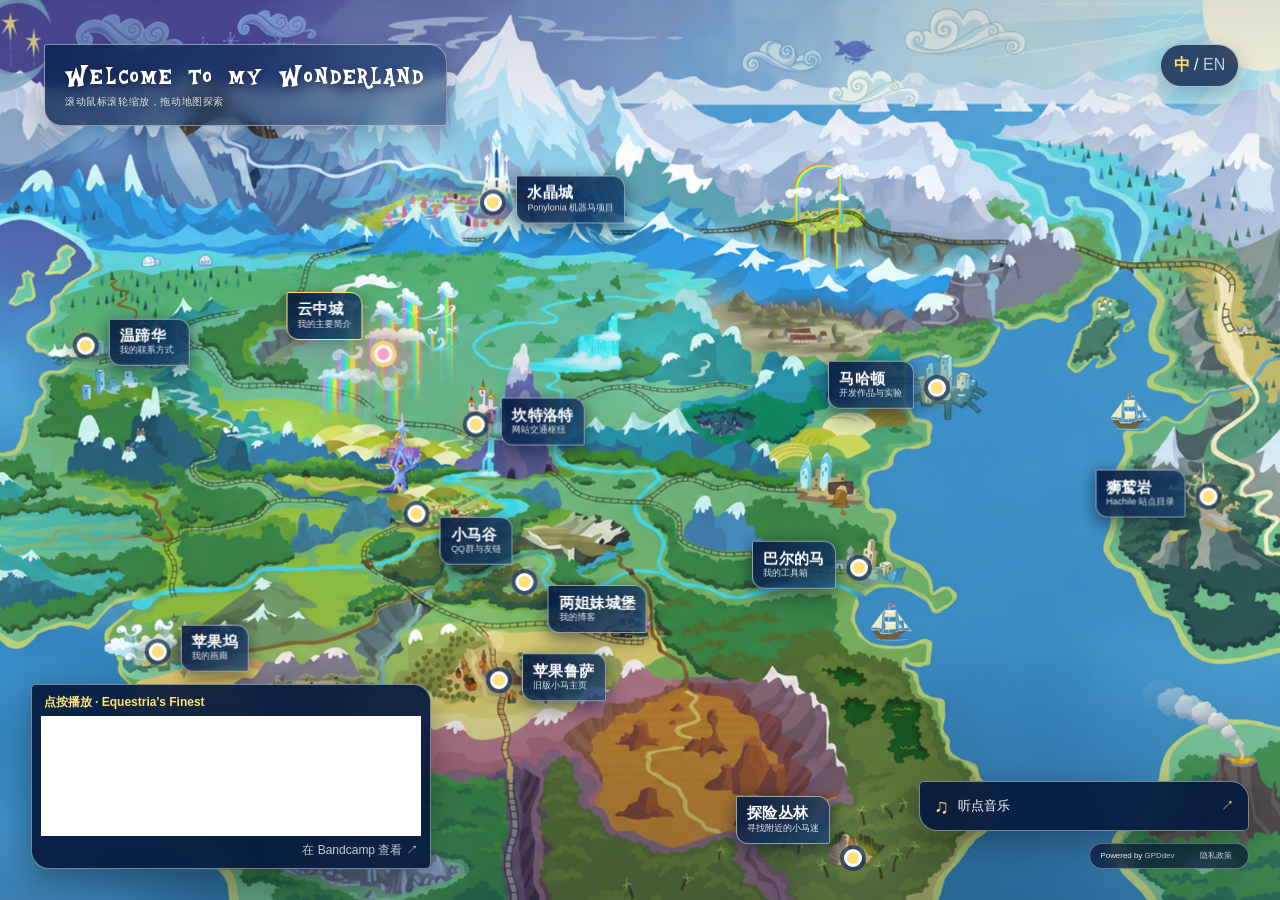
<file: index.html>
<!doctype html>
<html lang="zh-CN">
<head>
  <meta charset="utf-8">
  <meta name="viewport" content="width=device-width, initial-scale=1">
  <meta name="theme-color" content="#162f69">
  <meta name="description" content="Skyblue Mornbreeze 的小马身份地图。沿着小马国的城市，探索我的网站、社群、作品和联系方式。">
  <meta name="referrer" content="strict-origin-when-cross-origin">
  <meta http-equiv="Content-Security-Policy" content="default-src 'self'; img-src 'self' data:; style-src 'self'; script-src 'self'; frame-src https://bandcamp.com; object-src 'none'; base-uri 'none'; form-action 'self'">
  <title>Welcome to my Wonderland</title>
  <link rel="icon" type="image/png" href="/favicon.png">
  <link rel="stylesheet" href="/style.css">
  <link rel="stylesheet" href="/fx-water.css">
  <link rel="stylesheet" href="/fx-air-sea.css">
  <link rel="stylesheet" href="/fx-train.css">
</head>
<body>
  <main class="atlas" aria-label="Skyblue 的小马国导航地图">
    <div class="map-viewport" tabindex="0" role="application" aria-label="可缩放、可拖动的小马国地图">
      <div class="map-world" role="img" aria-label="小马国地图，标出了通往 Skyblue 各类信息的城市">
      <div class="map-ambience" aria-hidden="true">
        <span class="drifting-cloud cloud-west"></span>
        <span class="drifting-cloud cloud-east"></span>
        <span class="bobbing-boat boat-east"></span>
        <span class="bobbing-boat boat-south"></span>
        <div class="neighagra-falls"></div>
        <div class="volcano-smoke"></div>
      </div>
      <a class="place place-canterlot" href="https://home.hachile.org/" aria-label="Canterlot 中心城：网站交通枢纽">
        <span class="place-glow" aria-hidden="true"></span>
        <span class="place-dot" aria-hidden="true"></span>
        <span class="place-card">
          <strong data-zh="坎特洛特" data-en="Canterlot">坎特洛特</strong>
          <span data-zh="网站交通枢纽" data-en="Gateway to all my sites">网站交通枢纽</span>
          <em data-zh="进入 Hachile →" data-en="Enter Hachile →">进入 Hachile →</em>
        </span>
      </a>

      <button class="place place-ponyville" type="button" data-dialog="ponyville-dialog" aria-label="Ponyville 小马谷：社群与友链">
        <span class="place-glow" aria-hidden="true"></span>
        <span class="place-dot" aria-hidden="true"></span>
        <span class="place-card">
          <strong data-zh="小马谷" data-en="Ponyville">小马谷</strong>
          <span data-zh="QQ群与友链" data-en="Communities & friends">QQ群与友链</span>
          <em data-zh="打开名册 →" data-en="Open the directory →">打开名册 →</em>
        </span>
      </button>

      <a class="place place-manehattan" href="https://dev.hachile.org" aria-label="Manehattan 马哈顿：开发作品">
        <span class="place-glow" aria-hidden="true"></span>
        <span class="place-dot" aria-hidden="true"></span>
        <span class="place-card">
          <strong data-zh="马哈顿" data-en="Manehattan">马哈顿</strong>
          <span data-zh="开发作品与实验" data-en="Projects & experiments">开发作品与实验</span>
          <em data-zh="前往开发港 →" data-en="Visit the dev harbor →">前往开发港 →</em>
        </span>
      </a>

      <button class="place place-cloudsdale place-featured" type="button" data-dialog="cloudsdale-dialog" aria-label="Cloudsdale 云中城：我的主要简介">
        <span class="place-glow" aria-hidden="true"></span>
        <span class="place-dot" aria-hidden="true"></span>
        <span class="place-card">
          <strong data-zh="云中城" data-en="Cloudsdale">云中城</strong>
          <span data-zh="我的主要简介" data-en="My main profile">我的主要简介</span>
          <em data-zh="阅读简介 →" data-en="Read my profile →">阅读简介 →</em>
        </span>
      </button>

      <button class="place place-vanhoover" type="button" data-dialog="vanhoover-dialog" aria-label="Vanhoover 温蹄华：我的联系方式">
        <span class="place-glow" aria-hidden="true"></span>
        <span class="place-dot" aria-hidden="true"></span>
        <span class="place-card">
          <strong data-zh="温蹄华" data-en="Vanhoover">温蹄华</strong>
          <span data-zh="我的联系方式" data-en="My contacts">我的联系方式</span>
          <em data-zh="展开联系方式 →" data-en="Open contacts →">展开联系方式 →</em>
        </span>
      </button>

      <a class="place place-ruins" href="https://blog.hachile.org" aria-label="Castle of the Two Sisters：我的博客">
        <span class="place-glow" aria-hidden="true"></span>
        <span class="place-dot" aria-hidden="true"></span>
        <span class="place-card">
          <strong data-zh="两姐妹城堡" data-en="Castle of the Two Sisters">两姐妹城堡</strong>
          <span data-zh="我的博客" data-en="My blog">我的博客</span>
          <em data-zh="前往博客 →" data-en="Visit the blog →">前往博客 →</em>
        </span>
      </a>

      <a class="place place-applewood" href="https://gallery.hachile.org" aria-label="Applewood 苹果坞：我的画廊">
        <span class="place-glow" aria-hidden="true"></span>
        <span class="place-dot" aria-hidden="true"></span>
        <span class="place-card">
          <strong data-zh="苹果坞" data-en="Applewood">苹果坞</strong>
          <span data-zh="我的画廊" data-en="My gallery">我的画廊</span>
          <em data-zh="前往画廊 →" data-en="Visit the gallery →">前往画廊 →</em>
        </span>
      </a>

      <a class="place place-baltimare" href="https://tools.hachile.org/" aria-label="Baltimare 巴尔的马：我的工具箱">
        <span class="place-glow" aria-hidden="true"></span>
        <span class="place-dot" aria-hidden="true"></span>
        <span class="place-card">
          <strong data-zh="巴尔的马" data-en="Baltimare">巴尔的马</strong>
          <span data-zh="我的工具箱" data-en="My toolbox">我的工具箱</span>
          <em data-zh="打开工具箱 →" data-en="Open the toolbox →">打开工具箱 →</em>
        </span>
      </a>

      <a class="place place-forbidden-jungle" href="https://bronymap.hachile.org" aria-label="Forbidden Jungle 探险丛林：寻找附近的小马迷">
        <span class="place-glow" aria-hidden="true"></span>
        <span class="place-dot" aria-hidden="true"></span>
        <span class="place-card">
          <strong data-zh="探险丛林" data-en="Forbidden Jungle">探险丛林</strong>
          <span data-zh="寻找附近的小马迷" data-en="Find nearby bronies">寻找附近的小马迷</span>
          <em data-zh="打开 Bronymap →" data-en="Open Bronymap →">打开 Bronymap →</em>
        </span>
      </a>

      <a class="place place-crystal-empire" href="https://ponylonia.hachile.org/" aria-label="Crystal Empire 水晶城：Ponylonia 机器马项目">
        <span class="place-glow" aria-hidden="true"></span>
        <span class="place-dot" aria-hidden="true"></span>
        <span class="place-card">
          <strong data-zh="水晶城" data-en="Crystal Empire">水晶城</strong>
          <span data-zh="Ponylonia 机器马项目" data-en="Ponylonia robot pony project">Ponylonia 机器马项目</span>
          <em data-zh="前往 Ponylonia →" data-en="Visit Ponylonia →">前往 Ponylonia →</em>
        </span>
      </a>

      <a class="place place-griffonstone" href="https://site.hachile.org/" aria-label="Griffonstone 狮鹫岩：Hachile 站点目录">
        <span class="place-glow" aria-hidden="true"></span>
        <span class="place-dot" aria-hidden="true"></span>
        <span class="place-card">
          <strong data-zh="狮鹫岩" data-en="Griffonstone">狮鹫岩</strong>
          <span data-zh="Hachile 站点目录" data-en="Hachile site directory">Hachile 站点目录</span>
          <em data-zh="浏览站点 →" data-en="Browse sites →">浏览站点 →</em>
        </span>
      </a>

      <a class="place place-appleloosa" href="https://old.hachile.org/skyblue/" aria-label="Appleloosa 苹果鲁萨：旧版小马主页">
        <span class="place-glow" aria-hidden="true"></span>
        <span class="place-dot" aria-hidden="true"></span>
        <span class="place-card">
          <strong data-zh="苹果鲁萨" data-en="Appleloosa">苹果鲁萨</strong>
          <span data-zh="旧版小马主页" data-en="Old pony homepage">旧版小马主页</span>
          <em data-zh="回望旧站 →" data-en="Visit the old site →">回望旧站 →</em>
        </span>
      </a>
      </div>
    </div>

    <header class="masthead">
      <h1 data-zh="Welcome to my Wonderland" data-en="Welcome to my Wonderland">Welcome to my Wonderland</h1>
      <span data-zh="滚动鼠标滚轮缩放，拖动地图探索" data-en="Scroll to zoom · drag to explore">滚动鼠标滚轮缩放，拖动地图探索</span>
    </header>

    <button class="language" type="button" aria-label="Switch to English">
      <span class="language-current">中</span><span aria-hidden="true"> / </span><span class="language-next">EN</span>
    </button>

    <details class="music-links">
      <summary><span aria-hidden="true">♫</span><span data-zh="听点音乐" data-en="Listen to music">听点音乐</span><span aria-hidden="true">↗</span></summary>
      <p data-zh="前往音乐人的 Bandcamp 页面播放；本站不托管音频。" data-en="Listen on the artists' Bandcamp pages; no audio is hosted here.">前往音乐人的 Bandcamp 页面播放；本站不托管音频。</p>
      <ol>
        <li><a href="https://neighsayer.bandcamp.com/track/equestrias-finest-2" target="_blank" rel="noopener noreferrer">Equestria's Finest<small>Neighsayer</small></a></li>
        <li><a href="https://turquoisesplash.bandcamp.com/track/walking-with-shadows-feat-fritzybeat-4everfreebrony" target="_blank" rel="noopener noreferrer">Walking With Shadows<small>Turquoise Splash · FritzyBeat · 4everfreebrony</small></a></li>
        <li><a href="https://poniesatdawn.bandcamp.com/track/where-we-belong" target="_blank" rel="noopener noreferrer">Where We Belong<small>Turquoise Splash · John Kenza</small></a></li>
        <li><a href="https://soundoftheaviators.bandcamp.com/track/loyalty-aviators-remix" target="_blank" rel="noopener noreferrer">Loyalty (Aviators Remix)<small>AcousticBrony · MandoPony · Aviators</small></a></li>
        <li><a href="https://forestrain.bandcamp.com/album/a-summer-in-the-stars" target="_blank" rel="noopener noreferrer">A Summer in the Stars<small>Forest Rain</small></a></li>
      </ol>
    </details>

    <aside class="single-player" aria-label="Equestria's Finest · Bandcamp">
      <strong data-zh="点按播放 · Equestria's Finest" data-en="Press play · Equestria's Finest">点按播放 · Equestria's Finest</strong>
      <iframe title="Equestria's Finest by Neighsayer on Bandcamp" src="https://bandcamp.com/EmbeddedPlayer/v=2/track=1923097646/size=large/tracklist=false/artwork=small/" loading="lazy" referrerpolicy="no-referrer"></iframe>
      <a href="https://neighsayer.bandcamp.com/track/equestrias-finest-2" target="_blank" rel="noopener noreferrer" data-zh="在 Bandcamp 查看 ↗" data-en="View on Bandcamp ↗">在 Bandcamp 查看 ↗</a>
    </aside>

    <footer class="credits">
      <span>Powered by <a href="https://github.com/GPDdev">GPDdev</a></span>
      <button type="button" data-dialog="privacy-dialog" data-zh="隐私政策" data-en="Privacy">隐私政策</button>
    </footer>
  </main>

  <dialog id="ponyville-dialog" class="sheet">
    <div class="sheet-head">
      <div><span class="eyebrow">PONYVILLE · DIRECTORY</span><h2 data-zh="小马谷名册" data-en="Ponyville Directory">小马谷名册</h2><p data-zh="我建立或参与的小马社群，以及常来往的朋友。点击群号即可复制。" data-en="Pony communities I run or take part in, plus friendly places worth visiting. Click a QQ number to copy it.">我建立或参与的小马社群，以及常来往的朋友。点击群号即可复制。</p></div>
      <button class="close" type="button" data-close aria-label="关闭">×</button>
    </div>
    <div class="sheet-body">
      <section aria-label="更多入口">
        <div class="directory friends">
          <a href="https://groups.hachile.org/"><span><b data-zh="查看更多群请访问" data-en="More groups at">查看更多群请访问</b><small>groups.hachile.org</small></span><i>↗</i></a>
          <a href="https://bot.hachile.org/"><span><b data-zh="查看我的 bot 请访问" data-en="See my bot at">查看我的 bot 请访问</b><small>bot.hachile.org</small></span><i>↗</i></a>
        </div>
      </section>
      <section>
        <h3 data-zh="小马社群" data-en="Pony communities">小马社群</h3>
        <div class="directory groups">
          <button data-copy="1092166417"><span data-zh="4chan /mlpol/ 群" data-en="4chan /mlpol/ group">4chan /mlpol/ 群</span><b>1092166417</b></button>
          <button data-copy="1121078236"><span>The Bronymap Project</span><b>1121078236</b></button>
          <button data-copy="1070506947"><span data-zh="上海小马聚会群" data-en="Shanghai Brony Meetup">上海小马聚会群</span><b>1070506947</b></button>
          <button data-copy="1072980360"><span data-zh="友谊优化器 · Brony AI 交流群" data-en="The Friendship Optimizers · Brony AI">友谊优化器 · Brony AI 交流群</span><b>1072980360</b></button>
          <button data-copy="1053406446"><span data-zh="小马环游世界 · 旅行与布偶摄影" data-en="Ponies Around the World · Travel & Plushies">小马环游世界 · 旅行与布偶摄影</span><b>1053406446</b></button>
          <button data-copy="949249366"><span data-zh="小马贴贴群" data-en="Pony Cuddle Group">小马贴贴群</span><b>949249366</b></button>
          <button data-copy="1077750327"><span data-zh="小马树洞" data-en="Pony Tree Hollow">小马树洞</span><b>1077750327</b></button>
          <button data-copy="720840623"><span data-zh="小马交流群" data-en="Brony Chat Group">小马交流群</span><b>720840623</b></button>
          <button data-copy="144102622"><span data-zh="丰饶之角社团" data-en="Cornucopia Club">丰饶之角社团</span><b>144102622</b></button>
          <button data-copy="1057938446"><span data-zh="坎特洛特驻地球大使馆" data-en="Canterlot Embassy on Earth">坎特洛特驻地球大使馆</span><b>1057938446</b></button>
          <button data-copy="374826543"><span data-zh="暗月帝国 / 比较抽象的马群" data-en="Dark Moon Empire / Abstract Pony Group">暗月帝国 / 比较抽象的马群</span><b>374826543</b></button>
          <button data-copy="835066028"><span>Friendship is Magic</span><b>835066028</b></button>
          <button data-copy="908927791"><span data-zh="同济小马谷 · 非本人创建" data-en="Tongji Ponyville · Community-run">同济小马谷 · 非本人创建</span><b>908927791</b></button>
          <button data-copy="1023814461"><span data-zh="深圳小马聚会群" data-en="Shenzhen Brony Meetup">深圳小马聚会群</span><b>1023814461</b></button>
          <button data-copy="981461870"><span data-zh="上海小马交流群" data-en="Shanghai Brony Chat">上海小马交流群</span><b>981461870</b></button>
          <button data-copy="729306435"><span data-zh="河大附中小马群" data-en="HDFZ Brony Group">河大附中小马群</span><b>729306435</b></button>
        </div>
      </section>
      <section>
        <h3 data-zh="其他身份" data-en="Other identities">其他身份</h3>
        <div class="directory groups">
          <button data-copy="3574784101"><span data-zh="Lyres（运营 /mlpol/）" data-en="Lyres · runs /mlpol/">Lyres（运营 /mlpol/）</span><b>3574784101</b></button>
          <button data-copy="2717887212"><span data-zh="Ponylonia（机器马）" data-en="Ponylonia · robot pony">Ponylonia（机器马）</span><b>2717887212</b></button>
        </div>
      </section>
      <section>
        <h3 data-zh="友链" data-en="Friends & links">友链</h3>
        <div class="directory friends">
          <a href="https://blog.cuteleaf.cn" target="_blank" rel="noreferrer"><span><b data-zh="夏夜流萤" data-en="Firefly's Blog">夏夜流萤</b><small data-zh="飞萤之火自无梦的长夜亮起。" data-en="A firefly lights up the dreamless night.">飞萤之火自无梦的长夜亮起。</small></span><i>↗</i></a>
          <a href="https://docs-firefly.cuteleaf.cn" target="_blank" rel="noreferrer"><span><b>Firefly Docs</b><small data-zh="Firefly 主题文档" data-en="Documentation for the Firefly theme">Firefly 主题文档</small></span><i>↗</i></a>
          <a href="https://hachile.org/skyblue/" target="_blank" rel="noreferrer"><span><b data-zh="旧版 Skyblue 档案" data-en="Classic Skyblue profile">旧版 Skyblue 档案</b><small data-zh="查看原身份页与完整文字介绍" data-en="The original profile and full introduction">查看原身份页与完整文字介绍</small></span><i>↗</i></a>
        </div>
      </section>
    </div>
  </dialog>

  <dialog id="cloudsdale-dialog" class="sheet profile-sheet">
    <div class="sheet-head">
      <div><span class="eyebrow">CLOUDSDALE · PONSONA HOMEPAGE</span><h2>Pegasus Bluie</h2><p data-zh="住在上海的蓝色小天马 jushen智能" data-en="A blue pegasus living in Shanghai · jushen Intelligence">住在上海的蓝色小天马 jushen智能</p></div>
      <button class="close" type="button" data-close aria-label="关闭">×</button>
    </div>
    <div class="sheet-body prose profile-copy">
      <p data-zh="科研之余，我也是一个Brony。自设是出生在云中城的蓝色小天马，目前在人类世界学习。" data-en="Outside research, I am also a Brony. My ponysona is a blue pegasus born in Cloudsdale who is currently studying in the human world.">科研之余，我也是一个Brony。自设是出生在云中城的蓝色小天马，目前在人类世界学习。</p>
      <p data-zh="全名 Skyblue Mornbreeze（天蓝晨风）。外国社交媒体上可以叫我 Skyblue，Brony 可以叫我天蓝，而 Furry 则喜欢叫我小蓝。" data-en="My full name is Skyblue Mornbreeze. On international social media you can call me Skyblue; Bronies can call me Tianlan, while Furries like to call me Little Blue.">全名 Skyblue Mornbreeze（天蓝晨风）。外国社交媒体上可以叫我 Skyblue，Brony 可以叫我天蓝，而 Furry 则喜欢叫我小蓝。</p>
      <p data-zh="我也活跃在 tulpa、pony hypnosis 等社群中。" data-en="I am also active in communities including tulpa and pony hypnosis.">我也活跃在 tulpa、pony hypnosis 等社群中。</p>
      <p data-zh="我是《背景小马》（虽然还没读完）和 4everfreebrony 的忠实粉丝，在网易云和 Gallery 上可以找到我常听的曲目！" data-en="I am a devoted fan of Background Pony (although I have not finished it yet) and 4everfreebrony. You can find the music I often listen to on NetEase Cloud Music and Gallery!">我是《背景小马》（虽然还没读完）和 4everfreebrony 的忠实粉丝，在网易云和 Gallery 上可以找到我常听的曲目！</p>
      <p data-zh="喜欢带着我的天琴心弦布偶环游世界、到处拍照，目前已经拍了2000多张了，想看的话可以QQ联系我。" data-en="I love traveling around the world with my Lyra Heartstrings plush and taking photos. I have taken more than 2,000 so far; contact me on QQ if you would like to see them.">喜欢带着我的天琴心弦布偶环游世界、到处拍照，目前已经拍了2000多张了，想看的话可以QQ联系我。</p>
      <p data-zh="目前正在提升自己的画技，也在尝试创作fimtale小说和小马电子音乐。好希望我能有一台缝纫机，这样我就能制作小马布偶了！" data-en="I am improving my drawing skills and experimenting with Fimtale stories and pony electronic music. I really wish I had a sewing machine so I could make pony plushies!">目前正在提升自己的画技，也在尝试创作fimtale小说和小马电子音乐。好希望我能有一台缝纫机，这样我就能制作小马布偶了！</p>
      <p data-zh="我的梦想是回到云中城，这也是我学习和科研的动力。也许哪一天我能做出像 Sweetiebot 一样厉害的机器小马，或者做出智能舒适的四足小马 fursuit，甚至参与Celestia AI的开发……我已经等不及了！" data-en="My dream is to return to Cloudsdale, and that is what drives my studies and research. Perhaps one day I can build a robot pony as capable as Sweetiebot, create an intelligent and comfortable quadruped pony fursuit, or even help develop Celestia AI... I cannot wait!">我的梦想是回到云中城，这也是我学习和科研的动力。也许哪一天我能做出像 Sweetiebot 一样厉害的机器小马，或者做出智能舒适的四足小马 fursuit，甚至参与Celestia AI的开发……我已经等不及了！</p>
    </div>
  </dialog>

  <dialog id="vanhoover-dialog" class="sheet compact">
    <div class="sheet-head">
      <div><span class="eyebrow">VANHOOVER · CONTACT</span><h2 data-zh="我的联系方式" data-en="My contacts">我的联系方式</h2><p data-zh="Skyblue Mornbreeze · 天蓝晨风 · 住在上海的蓝色小天马" data-en="Skyblue Mornbreeze · a blue pegasus currently living in Shanghai">Skyblue Mornbreeze · 天蓝晨风 · 住在上海的蓝色小天马</p></div>
      <button class="close" type="button" data-close aria-label="关闭">×</button>
    </div>
    <div class="sheet-body contact-grid">
      <button data-copy="2722637937"><span>QQ</span><b>2722637937</b><i data-zh="复制" data-en="Copy">复制</i></button>
      <button data-copy="PegasusBluie"><span data-zh="网易云音乐" data-en="NetEase Music">网易云音乐</span><b>PegasusBluie</b><i data-zh="复制" data-en="Copy">复制</i></button>
      <a href="https://x.com/GunpowderTwi" target="_blank" rel="noreferrer"><span>X / Twitter</span><b>@GunpowderTwi</b><i>↗</i></a>
      <a href="https://discord.gg/R6hDRQgZ" target="_blank" rel="noreferrer"><span>Discord</span><b>discord.gg/R6hDRQgZ</b><i>↗</i></a>
      <a href="https://t.me/skybluepega" target="_blank" rel="noreferrer"><span>Telegram</span><b>@skybluepega</b><i>↗</i></a>
      <a href="https://derpibooru.org/profiles/skyfilly" target="_blank" rel="noreferrer"><span>Derpibooru</span><b>skyfilly</b><i>↗</i></a>
      <a href="https://fimtale.net/u/PegasusBluie" target="_blank" rel="noreferrer"><span>Fimtale</span><b>PegasusBluie</b><i>↗</i></a>
      <button data-copy="6375edc81abbcbfe2be68502"><span>Pony Town ID</span><b>6375edc81abbcbfe2be68502</b><i data-zh="复制" data-en="Copy">复制</i></button>
    </div>
  </dialog>

  <dialog id="privacy-dialog" class="sheet privacy-sheet">
    <div class="sheet-head">
      <div><span class="eyebrow">PRIVACY</span><h2 data-zh="隐私政策" data-en="Privacy policy">隐私政策</h2></div>
      <button class="close" type="button" data-close aria-label="关闭">×</button>
    </div>
    <div class="sheet-body prose">
      <p data-zh="这是一个托管在 GitHub Pages 上的静态网站。本站自身不设置 Cookie，不使用分析脚本，也不收集、保存或处理访客的个人信息。" data-en="This is a static website hosted on GitHub Pages. The site itself sets no cookies, uses no analytics, and does not collect, store, or process visitors' personal information.">这是一个托管在 GitHub Pages 上的静态网站。本站自身不设置 Cookie，不使用分析脚本，也不收集、保存或处理访客的个人信息。</p>
      <p><span data-zh="左下角的官方播放器由 Bandcamp 提供；加载时浏览器会连接 Bandcamp，其服务可能设置 Cookie 并处理访问数据。详见 " data-en="The official player in the bottom-left corner is provided by Bandcamp. Loading it connects your browser to Bandcamp, which may set cookies and process usage data. See ">左下角的官方播放器由 Bandcamp 提供；加载时浏览器会连接 Bandcamp，其服务可能设置 Cookie 并处理访问数据。详见 </span><a href="https://bandcamp.com/privacy" target="_blank" rel="noopener noreferrer">Bandcamp Privacy ↗</a></p>
      <p data-zh="点击城市或外部链接后，目标网站可能适用自己的隐私政策。复制按钮只会把公开的账号或群号写入你的剪贴板。" data-en="When you follow a city or external link, the destination may apply its own privacy policy. Copy buttons only write the displayed public account or group number to your clipboard.">点击城市或外部链接后，目标网站可能适用自己的隐私政策。复制按钮只会把公开的账号或群号写入你的剪贴板。</p>
      <p><span data-zh="地图图片版权归原作者及相关权利人所有，本页仅作导航展示。原图：" data-en="The map artwork remains the property of its creator and respective rights holders. It is used here as a navigation backdrop. Source: ">地图图片版权归原作者及相关权利人所有，本页仅作导航展示。原图：</span><a href="https://derpibooru.org/images/1067179" target="_blank" rel="noreferrer">Derpibooru #1067179 ↗</a></p>
    </div>
  </dialog>

  <div class="toast" role="status" aria-live="polite"></div>
  <script type="module" src="/app.js"></script>
</body>
</html>
</file>
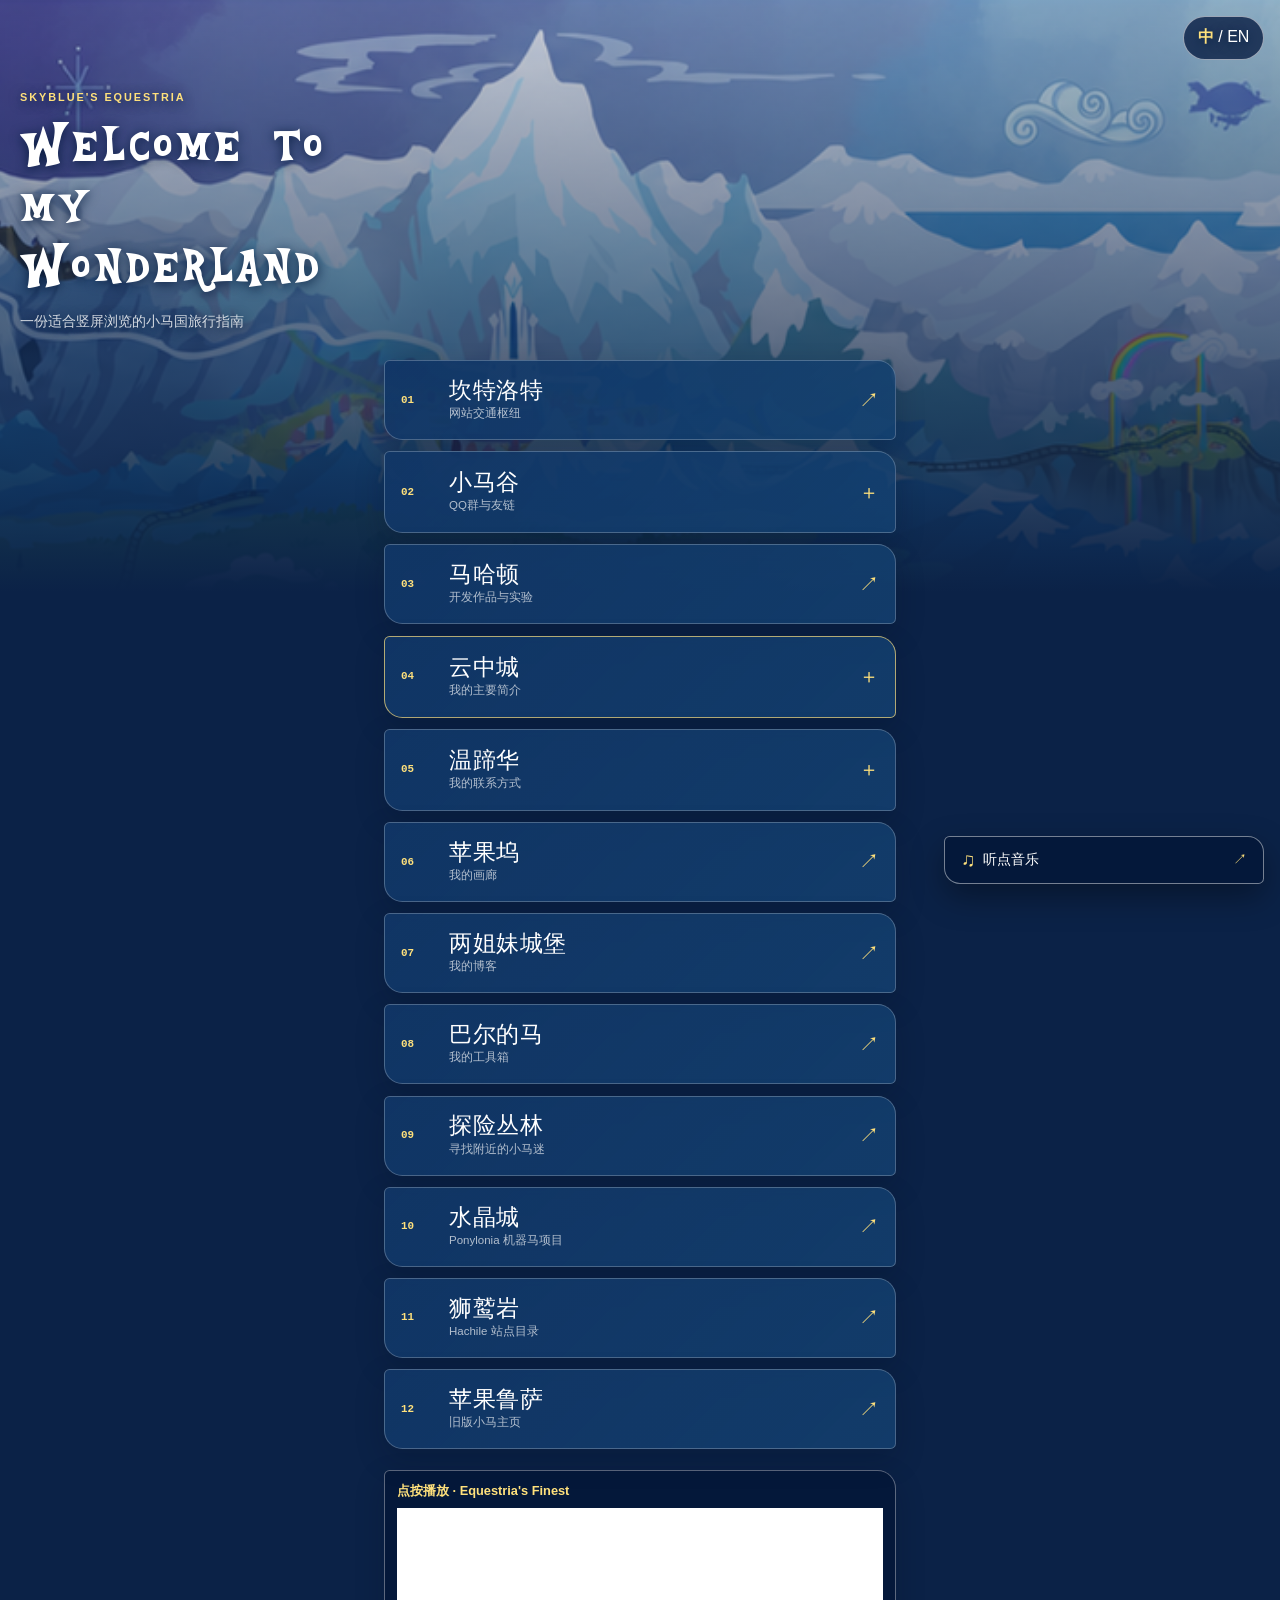
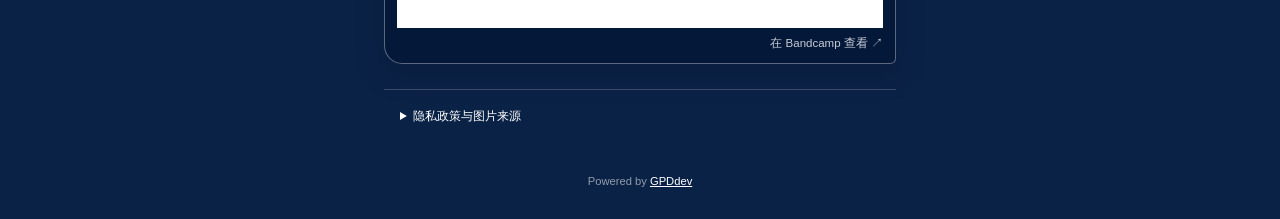
<file: mobile.html>
<!doctype html>
<html lang="zh-CN">
<head>
  <meta charset="utf-8">
  <meta name="viewport" content="width=device-width, initial-scale=1">
  <meta name="theme-color" content="#173667">
  <meta name="description" content="Skyblue's Equestria pocket guide">
  <meta name="referrer" content="strict-origin-when-cross-origin">
  <meta http-equiv="Content-Security-Policy" content="default-src 'self'; img-src 'self' data:; style-src 'self'; script-src 'self'; frame-src https://bandcamp.com; object-src 'none'; base-uri 'none'; form-action 'self'">
  <title>Welcome to my Wonderland</title>
  <link rel="icon" type="image/png" href="/favicon.png">
  <link rel="stylesheet" href="/mobile.css">
</head>
<body>
  <header class="hero">
    <a class="language" href="/m/en/" aria-label="Switch to English"><b>中</b> / EN</a>
    <p class="eyebrow">SKYBLUE'S EQUESTRIA</p>
    <h1>Welcome to my Wonderland</h1>
    <p data-zh="一份适合竖屏浏览的小马国旅行指南" data-en="A pocket-sized guide to my Equestria">一份适合竖屏浏览的小马国旅行指南</p>
  </header>

  <main>
    <nav class="routes" aria-label="Destinations">
      <a class="route route-canterlot" href="https://home.hachile.org/">
        <span class="number">01</span><span><b data-zh="坎特洛特" data-en="Canterlot">坎特洛特</b><small data-zh="网站交通枢纽" data-en="Gateway to all my sites">网站交通枢纽</small></span><i>↗</i>
      </a>

      <details class="route expandable">
        <summary><span class="number">02</span><span><b data-zh="小马谷" data-en="Ponyville">小马谷</b><small data-zh="QQ群与友链" data-en="Communities & friends">QQ群与友链</small></span><i>＋</i></summary>
        <div class="route-body">
          <a href="https://groups.hachile.org/" data-zh="查看更多群请访问 groups.hachile.org ↗" data-en="More groups at groups.hachile.org ↗">查看更多群请访问 groups.hachile.org ↗</a>
          <a href="https://bot.hachile.org/" data-zh="查看我的 bot 请访问 bot.hachile.org ↗" data-en="See my bot at bot.hachile.org ↗">查看我的 bot 请访问 bot.hachile.org ↗</a>
          <p data-zh="常去的小马聚落" data-en="Pony communities">常去的小马聚落</p>
          <button data-copy="1121078236"><span>The Bronymap Project</span><b>1121078236</b></button>
          <button data-copy="1070506947"><span data-zh="上海小马聚会群" data-en="Shanghai Brony Meetup">上海小马聚会群</span><b>1070506947</b></button>
          <button data-copy="1072980360"><span data-zh="友谊优化器 · Brony AI" data-en="The Friendship Optimizers · Brony AI">友谊优化器 · Brony AI</span><b>1072980360</b></button>
          <p data-zh="其他身份" data-en="Other identities">其他身份</p>
          <button data-copy="3574784101"><span data-zh="Lyres（运营 /mlpol/）" data-en="Lyres · runs /mlpol/">Lyres（运营 /mlpol/）</span><b>3574784101</b></button>
          <button data-copy="2717887212"><span data-zh="Ponylonia（机器马）" data-en="Ponylonia · robot pony">Ponylonia（机器马）</span><b>2717887212</b></button>
          <div class="friends">
            <a href="https://blog.cuteleaf.cn">夏夜流萤 ↗</a>
            <a href="https://docs-firefly.cuteleaf.cn">Firefly Docs ↗</a>
            <a href="https://hachile.org/skyblue/" data-zh="完整名册与友链 ↗" data-en="Full directory & links ↗">完整名册与友链 ↗</a>
          </div>
        </div>
      </details>

      <a class="route" href="https://dev.hachile.org">
        <span class="number">03</span><span><b data-zh="马哈顿" data-en="Manehattan">马哈顿</b><small data-zh="开发作品与实验" data-en="Projects & experiments">开发作品与实验</small></span><i>↗</i>
      </a>

      <details class="route expandable featured">
        <summary><span class="number">04</span><span><b data-zh="云中城" data-en="Cloudsdale">云中城</b><small data-zh="我的主要简介" data-en="My main profile">我的主要简介</small></span><i>＋</i></summary>
        <div class="route-body profile-copy">
          <p class="profile-lead">Ponsona Homepage · Pegasus Bluie</p>
          <p data-zh="住在上海的蓝色小天马 jushen智能" data-en="A blue pegasus living in Shanghai · jushen Intelligence">住在上海的蓝色小天马 jushen智能</p>
          <p data-zh="科研之余，我也是一个Brony。自设是出生在云中城的蓝色小天马，目前在人类世界学习。" data-en="Outside research, I am also a Brony. My ponysona is a blue pegasus born in Cloudsdale who is currently studying in the human world.">科研之余，我也是一个Brony。自设是出生在云中城的蓝色小天马，目前在人类世界学习。</p>
          <p data-zh="全名 Skyblue Mornbreeze（天蓝晨风）。外国社交媒体上可以叫我 Skyblue，Brony 可以叫我天蓝，而 Furry 则喜欢叫我小蓝。" data-en="My full name is Skyblue Mornbreeze. On international social media you can call me Skyblue; Bronies can call me Tianlan, while Furries like to call me Little Blue.">全名 Skyblue Mornbreeze（天蓝晨风）。外国社交媒体上可以叫我 Skyblue，Brony 可以叫我天蓝，而 Furry 则喜欢叫我小蓝。</p>
          <p data-zh="我也活跃在 tulpa、pony hypnosis 等社群中。" data-en="I am also active in communities including tulpa and pony hypnosis.">我也活跃在 tulpa、pony hypnosis 等社群中。</p>
          <p data-zh="我是《背景小马》（虽然还没读完）和 4everfreebrony 的忠实粉丝，在网易云和 Gallery 上可以找到我常听的曲目！" data-en="I am a devoted fan of Background Pony (although I have not finished it yet) and 4everfreebrony. You can find the music I often listen to on NetEase Cloud Music and Gallery!">我是《背景小马》（虽然还没读完）和 4everfreebrony 的忠实粉丝，在网易云和 Gallery 上可以找到我常听的曲目！</p>
          <p data-zh="喜欢带着我的天琴心弦布偶环游世界、到处拍照，目前已经拍了2000多张了，想看的话可以QQ联系我。" data-en="I love traveling around the world with my Lyra Heartstrings plush and taking photos. I have taken more than 2,000 so far; contact me on QQ if you would like to see them.">喜欢带着我的天琴心弦布偶环游世界、到处拍照，目前已经拍了2000多张了，想看的话可以QQ联系我。</p>
          <p data-zh="目前正在提升自己的画技，也在尝试创作fimtale小说和小马电子音乐。好希望我能有一台缝纫机，这样我就能制作小马布偶了！" data-en="I am improving my drawing skills and experimenting with Fimtale stories and pony electronic music. I really wish I had a sewing machine so I could make pony plushies!">目前正在提升自己的画技，也在尝试创作fimtale小说和小马电子音乐。好希望我能有一台缝纫机，这样我就能制作小马布偶了！</p>
          <p data-zh="我的梦想是回到云中城，这也是我学习和科研的动力。也许哪一天我能做出像 Sweetiebot 一样厉害的机器小马，或者做出智能舒适的四足小马 fursuit，甚至参与Celestia AI的开发……我已经等不及了！" data-en="My dream is to return to Cloudsdale, and that is what drives my studies and research. Perhaps one day I can build a robot pony as capable as Sweetiebot, create an intelligent and comfortable quadruped pony fursuit, or even help develop Celestia AI... I cannot wait!">我的梦想是回到云中城，这也是我学习和科研的动力。也许哪一天我能做出像 Sweetiebot 一样厉害的机器小马，或者做出智能舒适的四足小马 fursuit，甚至参与Celestia AI的开发……我已经等不及了！</p>
        </div>
      </details>

      <details class="route expandable">
        <summary><span class="number">05</span><span><b data-zh="温蹄华" data-en="Vanhoover">温蹄华</b><small data-zh="我的联系方式" data-en="My contacts">我的联系方式</small></span><i>＋</i></summary>
        <div class="route-body contacts">
          <button data-copy="2722637937"><span>QQ</span><b>2722637937</b></button>
          <a href="https://x.com/GunpowderTwi">X / Twitter <b>@GunpowderTwi</b></a>
          <a href="https://t.me/skybluepega">Telegram <b>@skybluepega</b></a>
          <a href="https://discord.gg/R6hDRQgZ">Discord <b>R6hDRQgZ</b></a>
          <a href="https://derpibooru.org/profiles/skyfilly">Derpibooru <b>skyfilly</b></a>
        </div>
      </details>

      <a class="route" href="https://gallery.hachile.org">
        <span class="number">06</span><span><b data-zh="苹果坞" data-en="Applewood">苹果坞</b><small data-zh="我的画廊" data-en="My gallery">我的画廊</small></span><i>↗</i>
      </a>

      <a class="route" href="https://blog.hachile.org">
        <span class="number">07</span><span><b data-zh="两姐妹城堡" data-en="Castle of the Two Sisters">两姐妹城堡</b><small data-zh="我的博客" data-en="My blog">我的博客</small></span><i>↗</i>
      </a>

      <a class="route" href="https://tools.hachile.org/">
        <span class="number">08</span><span><b data-zh="巴尔的马" data-en="Baltimare">巴尔的马</b><small data-zh="我的工具箱" data-en="My toolbox">我的工具箱</small></span><i>↗</i>
      </a>

      <a class="route" href="https://bronymap.hachile.org">
        <span class="number">09</span><span><b data-zh="探险丛林" data-en="Forbidden Jungle">探险丛林</b><small data-zh="寻找附近的小马迷" data-en="Find nearby bronies">寻找附近的小马迷</small></span><i>↗</i>
      </a>

      <a class="route" href="https://ponylonia.hachile.org/">
        <span class="number">10</span><span><b data-zh="水晶城" data-en="Crystal Empire">水晶城</b><small data-zh="Ponylonia 机器马项目" data-en="Ponylonia robot pony project">Ponylonia 机器马项目</small></span><i>↗</i>
      </a>

      <a class="route" href="https://site.hachile.org/">
        <span class="number">11</span><span><b data-zh="狮鹫岩" data-en="Griffonstone">狮鹫岩</b><small data-zh="Hachile 站点目录" data-en="Hachile site directory">Hachile 站点目录</small></span><i>↗</i>
      </a>

      <a class="route" href="https://old.hachile.org/skyblue/">
        <span class="number">12</span><span><b data-zh="苹果鲁萨" data-en="Appleloosa">苹果鲁萨</b><small data-zh="旧版小马主页" data-en="Old pony homepage">旧版小马主页</small></span><i>↗</i>
      </a>
    </nav>

    <section class="single-player" aria-label="Equestria's Finest · Bandcamp">
      <strong data-zh="点按播放 · Equestria's Finest" data-en="Press play · Equestria's Finest">点按播放 · Equestria's Finest</strong>
      <iframe title="Equestria's Finest by Neighsayer on Bandcamp" src="https://bandcamp.com/EmbeddedPlayer/v=2/track=1923097646/size=large/tracklist=false/artwork=small/" loading="lazy" referrerpolicy="no-referrer"></iframe>
      <a href="https://neighsayer.bandcamp.com/track/equestrias-finest-2" target="_blank" rel="noopener noreferrer" data-zh="在 Bandcamp 查看 ↗" data-en="View on Bandcamp ↗">在 Bandcamp 查看 ↗</a>
    </section>

    <details class="privacy">
      <summary data-zh="隐私政策与图片来源" data-en="Privacy & image source">隐私政策与图片来源</summary>
      <p data-zh="本站为 GitHub Pages 静态网页，本站自身不设置 Cookie、不使用分析脚本，也不收集访客个人信息。外部链接适用目标网站自己的隐私政策。" data-en="This is a static GitHub Pages site. The site itself uses no cookies or analytics and collects no visitor data. External sites apply their own privacy policies.">本站为 GitHub Pages 静态网页，本站自身不设置 Cookie、不使用分析脚本，也不收集访客个人信息。外部链接适用目标网站自己的隐私政策。</p>
      <p><span data-zh="本页的官方播放器由 Bandcamp 提供；加载时浏览器会连接 Bandcamp，其服务可能设置 Cookie 并处理访问数据。详见 " data-en="The official player is provided by Bandcamp. Loading it connects your browser to Bandcamp, which may set cookies and process usage data. See ">本页的官方播放器由 Bandcamp 提供；加载时浏览器会连接 Bandcamp，其服务可能设置 Cookie 并处理访问数据。详见 </span><a href="https://bandcamp.com/privacy" target="_blank" rel="noopener noreferrer">Bandcamp Privacy ↗</a></p>
      <a href="https://derpibooru.org/images/1067179">Derpibooru #1067179 ↗</a>
    </details>
  </main>

  <details class="music-links">
    <summary><span aria-hidden="true">♫</span><span data-zh="听点音乐" data-en="Listen to music">听点音乐</span><span aria-hidden="true">↗</span></summary>
    <p data-zh="前往音乐人的 Bandcamp 页面播放；本站不托管音频。" data-en="Listen on the artists' Bandcamp pages; no audio is hosted here.">前往音乐人的 Bandcamp 页面播放；本站不托管音频。</p>
    <ol>
      <li><a href="https://neighsayer.bandcamp.com/track/equestrias-finest-2" target="_blank" rel="noopener noreferrer">Equestria's Finest<small>Neighsayer</small></a></li>
      <li><a href="https://turquoisesplash.bandcamp.com/track/walking-with-shadows-feat-fritzybeat-4everfreebrony" target="_blank" rel="noopener noreferrer">Walking With Shadows<small>Turquoise Splash · FritzyBeat · 4everfreebrony</small></a></li>
      <li><a href="https://poniesatdawn.bandcamp.com/track/where-we-belong" target="_blank" rel="noopener noreferrer">Where We Belong<small>Turquoise Splash · John Kenza</small></a></li>
      <li><a href="https://soundoftheaviators.bandcamp.com/track/loyalty-aviators-remix" target="_blank" rel="noopener noreferrer">Loyalty (Aviators Remix)<small>AcousticBrony · MandoPony · Aviators</small></a></li>
      <li><a href="https://forestrain.bandcamp.com/album/a-summer-in-the-stars" target="_blank" rel="noopener noreferrer">A Summer in the Stars<small>Forest Rain</small></a></li>
    </ol>
  </details>

  <footer>Powered by <a href="https://github.com/GPDdev">GPDdev</a></footer>
  <div class="toast" role="status" aria-live="polite"></div>
  <script type="module" src="/mobile.js"></script>
</body>
</html>
</file>
<file: style.css>
@font-face {
  font-family: "Equestria Display";
  src: url("Equestria-4.otf") format("opentype");
  font-display: swap;
}

:root {
  color-scheme: dark;
  --ink: #081731;
  --navy: #102c5d;
  --sky: #89dffc;
  --paper: #f7f3dc;
  --gold: #ffe17c;
  --pink: #ff9fca;
  --line: rgba(255, 255, 255, .38);
  font-family: Georgia, "Times New Roman", "Noto Serif SC", serif;
}
:root:lang(zh) { font-family: Arial, "Microsoft YaHei", sans-serif; }

* { box-sizing: border-box; }

html, body { margin: 0; min-height: 100%; background: #091934; }

body { min-height: 100svh; overflow: hidden; color: white; }

button, a { font: inherit; }

button { color: inherit; }

a { color: inherit; }

.atlas {
  position: fixed;
  inset: 0;
  overflow: hidden;
  isolation: isolate;
}

.map-viewport {
  position: absolute;
  inset: 0;
  overflow: hidden;
  background: #091934;
  cursor: grab;
  touch-action: none;
  user-select: none;
}

.map-viewport.dragging { cursor: grabbing; }

.map-viewport:focus-visible { outline: 2px solid var(--gold); outline-offset: -2px; }

.map-world {
  --marker-scale: 1;
  position: absolute;
  top: 0;
  left: 0;
  width: 1920px;
  height: 1200px;
  background: url("background.png") center / 100% 100% no-repeat;
  box-shadow: 0 0 80px rgba(0, 0, 0, .42);
  transform-origin: 0 0;
  will-change: transform;
}

.map-world::after {
  content: "";
  position: absolute;
  inset: 0;
  pointer-events: none;
  background: linear-gradient(180deg, rgba(3, 12, 44, .12), transparent 18%, transparent 72%, rgba(3, 12, 44, .18));
}

.map-ambience { position: absolute; inset: 0; z-index: 1; overflow: hidden; pointer-events: none; }
.map-ambience img { position: absolute; display: block; user-select: none; }
.drifting-wave { position: absolute; pointer-events: none; animation: wave-sail var(--wave-duration) linear both; }
@keyframes wave-sail {
  0% { transform: translateX(0); opacity: 0; }
  10%, 85% { opacity: .85; }
  100% { transform: translateX(var(--wave-distance)); opacity: 0; }
}

.masthead {
  position: absolute;
  z-index: 5;
  top: clamp(12px, 3.4vw, 52px);
  left: clamp(12px, 3.4vw, 52px);
  padding: clamp(10px, 1.2vw, 20px) clamp(13px, 1.6vw, 26px);
  border: 1px solid rgba(255, 255, 255, .46);
  border-radius: 3px 18px 3px 18px;
  background: linear-gradient(135deg, rgba(10, 35, 80, .86), rgba(27, 67, 116, .5));
  box-shadow: 0 10px 28px rgba(3, 19, 49, .25);
  backdrop-filter: blur(8px);
  text-shadow: 0 2px 9px rgba(0, 0, 0, .42);
}

.masthead h1,
.masthead span { margin: 0; }

.masthead h1 { margin: 0 0 .1em; font: 500 clamp(19px, 2.4vw, 46px)/1.05 "Equestria Display", Georgia, serif; letter-spacing: .03em; }

.masthead span { display: block; opacity: .84; font: clamp(8px, .78vw, 14px)/1.4 Arial, "Microsoft YaHei", sans-serif; letter-spacing: .06em; }

.language {
  position: absolute;
  z-index: 20;
  top: clamp(12px, 3.4vw, 52px);
  right: clamp(12px, 3.2vw, 49px);
  min-width: clamp(68px, 6vw, 112px);
  padding: clamp(7px, .8vw, 13px) clamp(10px, 1vw, 17px);
  border: 1px solid rgba(255, 255, 255, .62);
  border-radius: 999px;
  background: rgba(8, 29, 70, .78);
  box-shadow: 0 8px 22px rgba(3, 19, 49, .24);
  cursor: pointer;
  backdrop-filter: blur(9px);
  transition: transform .2s, background .2s;
}

.language:hover { transform: translateY(-2px); background: rgba(32, 80, 134, .9); }
.language-current { color: var(--gold); font-weight: 700; }
.language-next { opacity: .72; }

.place {
  position: absolute;
  z-index: 7;
  display: block;
  width: 18px;
  height: 18px;
  padding: 0;
  border: 0;
  border-radius: 50%;
  background: transparent;
  color: white;
  cursor: pointer;
  text-align: left;
  text-decoration: none;
  filter: drop-shadow(0 3px 7px rgba(5, 16, 35, .45));
  transform: translate(-50%, -50%) scale(var(--marker-scale));
  transform-origin: center;
}

.place-glow {
  position: absolute;
  inset: -30px;
  border-radius: 50%;
  background: radial-gradient(circle, rgba(255, 243, 154, .46), rgba(255, 232, 113, .14) 38%, transparent 68%);
  opacity: .48;
  transform: scale(.75);
  transition: opacity .25s, transform .25s;
}

.place-dot {
  position: absolute;
  inset: 0;
  border: 3px solid white;
  border-radius: 50%;
  background: var(--gold);
  box-shadow: 0 0 0 4px rgba(17, 49, 98, .72), 0 0 16px rgba(255, 233, 121, .9);
  transition: transform .25s, background .25s;
}

.place-card {
  position: absolute;
  display: grid;
  width: max-content;
  max-width: min(250px, 25vw);
  padding: clamp(7px, .65vw, 12px) clamp(9px, .8vw, 15px);
  border: 1px solid rgba(255, 255, 255, .52);
  border-radius: 2px 12px 2px 12px;
  background: linear-gradient(135deg, rgba(8, 27, 63, .91), rgba(24, 70, 120, .72));
  box-shadow: 0 8px 20px rgba(5, 19, 45, .22);
  backdrop-filter: blur(7px);
  transition: transform .24s, background .24s, border-color .24s;
}

.place-card strong { font: 600 clamp(12px, 1.2vw, 21px)/1 "Equestria Display", Georgia, serif; letter-spacing: .02em; white-space: nowrap; }
:lang(zh) .place-card strong { font-family: Arial, "Microsoft YaHei", sans-serif; }
.place-card > span { margin-top: 2px; font: clamp(7px, .7vw, 12px)/1.3 Arial, "Microsoft YaHei", sans-serif; opacity: .9; }
.place-card em { max-height: 0; margin-top: 0; overflow: hidden; color: var(--gold); font: 700 clamp(7px, .65vw, 11px)/1.35 Arial, "Microsoft YaHei", sans-serif; font-style: normal; opacity: 0; transition: max-height .2s, margin .2s, opacity .2s; }

.place:hover,
.place:focus-visible { z-index: 12; outline: none; }
.place:hover .place-glow,
.place:focus-visible .place-glow { opacity: 1; transform: scale(1.5); }
.place:hover .place-dot,
.place:focus-visible .place-dot { transform: scale(1.35); background: white; }
.place:hover .place-card,
.place:focus-visible .place-card { border-color: var(--gold); background: linear-gradient(135deg, rgba(10, 34, 75, .98), rgba(35, 86, 139, .94)); }
.place:hover .place-card em,
.place:focus-visible .place-card em { max-height: 2em; margin-top: 5px; opacity: 1; }

.place-featured .place-glow { opacity: 1; transform: scale(1.2); background: radial-gradient(circle, rgba(255, 159, 202, .62), rgba(255, 225, 124, .22) 42%, transparent 70%); }
.place-featured .place-dot { background: var(--pink); box-shadow: 0 0 0 4px rgba(255, 225, 124, .82), 0 0 22px rgba(255, 159, 202, .95); }
.place-featured .place-card { border-color: var(--gold); box-shadow: 0 10px 28px rgba(255, 159, 202, .25); }

.place-canterlot { left: 38.6%; top: 47.2%; }
.place-canterlot .place-card { left: 34px; top: -18px; }
.place-ponyville { left: 34.5%; top: 57.1%; }
.place-ponyville .place-card { left: 32px; top: 12px; }
.place-manehattan { left: 70.6%; top: 43.1%; }
.place-manehattan .place-card { right: 32px; top: -18px; }
.place-cloudsdale { left: 32.2%; top: 39.3%; }
.place-cloudsdale .place-card { right: 30px; bottom: 23px; }
.place-vanhoover { left: 11.5%; top: 38.4%; }
.place-vanhoover .place-card { left: 32px; top: -18px; }
.place-ruins { left: 42%; top: 64.7%; }
.place-ruins .place-card { left: 32px; top: 12px; }
.place-applewood { left: 16.5%; top: 72.4%; }
.place-applewood .place-card { left: 32px; top: -18px; }
.place-baltimare { left: 65.2%; top: 63.1%; }
.place-baltimare .place-card { right: 32px; top: -18px; }
.place-forbidden-jungle { left: 64.8%; top: 95.3%; }
.place-forbidden-jungle .place-card { right: 32px; bottom: 23px; }
.place-crystal-empire { left: 39.8%; top: 22.5%; }
.place-crystal-empire .place-card { left: 32px; top: -18px; }
.place-griffonstone { left: 89.5%; top: 55.2%; }
.place-griffonstone .place-card { right: 32px; top: -18px; }
.place-appleloosa { left: 40.2%; top: 75.6%; }
.place-appleloosa .place-card { left: 32px; top: -18px; }

.music-links {
  position: absolute;
  z-index: 20;
  right: clamp(12px, 2.4vw, 37px);
  bottom: calc(clamp(12px, 2.4vw, 37px) + 38px);
  width: min(330px, calc(100vw - 24px));
  max-height: calc(100svh - 100px);
  overflow-y: auto;
  border: 1px solid rgba(255, 255, 255, .46);
  border-radius: 5px 18px 5px 18px;
  background: rgba(5, 25, 61, .92);
  box-shadow: 0 12px 32px rgba(0, 0, 0, .3);
  backdrop-filter: blur(12px);
  font: 13px/1.4 Arial, "Microsoft YaHei", sans-serif;
}
.music-links summary { display: flex; align-items: center; gap: 9px; padding: 10px 14px; list-style: none; cursor: pointer; }
.music-links summary::-webkit-details-marker { display: none; }
.music-links summary span:first-child { color: var(--gold); font-size: 20px; }
.music-links summary span:last-child { margin-left: auto; color: var(--gold); }
.music-links[open] summary { border-bottom: 1px solid rgba(255, 255, 255, .2); }
.music-links p { margin: 12px 14px 8px; color: rgba(255, 255, 255, .7); font-size: 11px; }
.music-links ol { margin: 0; padding: 0 14px 12px 38px; }
.music-links li { padding: 4px 0; }
.music-links a { display: block; padding: 5px 0; color: white; text-decoration: none; }
.music-links a:hover, .music-links a:focus-visible { color: var(--gold); }
.music-links small { display: block; color: rgba(255, 255, 255, .58); font-size: 10px; }

.single-player {
  position: absolute;
  z-index: 20;
  left: clamp(12px, 2.4vw, 37px);
  bottom: clamp(12px, 2.4vw, 37px);
  width: min(400px, calc(100vw - 24px));
  padding: 9px;
  border: 1px solid rgba(255, 255, 255, .46);
  border-radius: 5px 18px 5px 18px;
  background: rgba(5, 25, 61, .92);
  box-shadow: 0 12px 32px rgba(0, 0, 0, .3);
  backdrop-filter: blur(12px);
  font: 12px/1.4 Arial, "Microsoft YaHei", sans-serif;
}
.single-player strong { display: block; margin: 0 0 6px 3px; color: var(--gold); }
.single-player iframe { display: block; width: 100%; height: 120px; border: 0; background: #fff; }
.single-player a { display: block; padding: 6px 3px 0; color: rgba(255, 255, 255, .76); text-align: right; text-decoration: none; }
.single-player a:hover, .single-player a:focus-visible { color: var(--gold); }

.credits {
  position: absolute;
  z-index: 10;
  right: clamp(12px, 2.4vw, 37px);
  bottom: clamp(12px, 2.4vw, 37px);
  display: flex;
  align-items: center;
  gap: clamp(7px, 1vw, 18px);
  padding: clamp(6px, .55vw, 10px) clamp(9px, .8vw, 15px);
  border: 1px solid rgba(255, 255, 255, .36);
  border-radius: 999px;
  background: rgba(4, 22, 56, .7);
  backdrop-filter: blur(7px);
  font: clamp(7px, .62vw, 11px)/1 Arial, "Microsoft YaHei", sans-serif;
}

.credits a,
.credits button { border: 0; background: none; color: inherit; text-decoration: none; opacity: .8; cursor: pointer; }
.credits a:hover,
.credits button:hover { color: var(--gold); opacity: 1; }
.credits > * + * { border-left: 1px solid rgba(255, 255, 255, .32); padding-left: clamp(7px, 1vw, 18px); }

.sheet {
  width: min(920px, calc(100vw - 32px));
  max-height: min(820px, calc(100vh - 32px));
  padding: 0;
  border: 1px solid rgba(255, 255, 255, .52);
  border-radius: 5px 26px 5px 26px;
  background: rgba(9, 31, 69, .95);
  color: white;
  box-shadow: 0 28px 90px rgba(0, 0, 0, .58);
  overflow: hidden;
  backdrop-filter: blur(20px);
}

.sheet::backdrop { background: rgba(2, 10, 27, .64); backdrop-filter: blur(7px); }

.sheet-head {
  position: sticky;
  top: 0;
  z-index: 2;
  display: flex;
  justify-content: space-between;
  gap: 24px;
  padding: clamp(22px, 4vw, 42px);
  border-bottom: 1px solid rgba(255, 255, 255, .18);
  background: linear-gradient(135deg, rgba(21, 65, 120, .98), rgba(18, 49, 92, .96));
}

.sheet-head h2,
.sheet-head p { margin: 0; }
.sheet-head h2 { margin: 7px 0 8px; color: var(--paper); font-size: clamp(28px, 4vw, 48px); font-weight: 500; }
.sheet-head p { max-width: 680px; color: rgba(255, 255, 255, .76); font: 14px/1.6 Arial, "Microsoft YaHei", sans-serif; }
.eyebrow { color: var(--gold); font: 700 10px/1 Arial, sans-serif; letter-spacing: .2em; }
html[lang="en"] .sheet-head h2,
html[lang="en"] .sheet-body h3,
html[lang="en"] .eyebrow { font-family: "Equestria Display", Georgia, serif; }
html[lang="en"] :is(.masthead h1, .place-card strong, .sheet-head h2, .sheet-body h3, .eyebrow) { font-weight: 400; font-synthesis: none; }
.close { flex: 0 0 auto; width: 42px; height: 42px; border: 1px solid rgba(255, 255, 255, .42); border-radius: 50%; background: rgba(0, 0, 0, .12); font: 28px/1 Arial, sans-serif; cursor: pointer; }
.close:hover { color: var(--gold); border-color: var(--gold); transform: rotate(4deg); }

.sheet-body { max-height: calc(100vh - 230px); padding: clamp(20px, 3.5vw, 38px); overflow: auto; }
.sheet-body section + section { margin-top: 34px; }
.sheet-body h3 { margin: 0 0 14px; color: var(--gold); font-size: 18px; font-weight: 500; letter-spacing: .04em; }

.directory { display: grid; grid-template-columns: repeat(2, minmax(0, 1fr)); gap: 9px; }
.directory button,
.directory a,
.contact-grid button,
.contact-grid a {
  display: flex;
  align-items: center;
  justify-content: space-between;
  gap: 16px;
  min-width: 0;
  padding: 14px 16px;
  border: 1px solid rgba(255, 255, 255, .17);
  border-radius: 3px 12px 3px 12px;
  background: rgba(255, 255, 255, .065);
  color: white;
  text-align: left;
  text-decoration: none;
  cursor: pointer;
  transition: border-color .18s, background .18s, transform .18s;
}
.directory button:hover,
.directory a:hover,
.contact-grid button:hover,
.contact-grid a:hover { border-color: var(--gold); background: rgba(255, 225, 124, .11); transform: translateY(-2px); }
.groups button span { font: 13px/1.35 Arial, "Microsoft YaHei", sans-serif; }
.groups button b { flex: 0 0 auto; color: var(--gold); font: 12px/1 monospace; }
.friends span { display: grid; min-width: 0; }
.friends b { font-size: 15px; }
.friends small { margin-top: 3px; overflow: hidden; text-overflow: ellipsis; color: rgba(255, 255, 255, .63); font: 12px/1.4 Arial, "Microsoft YaHei", sans-serif; white-space: nowrap; }
.friends i { color: var(--gold); font-style: normal; }

.compact { width: min(760px, calc(100vw - 32px)); }
.profile-sheet { width: min(800px, calc(100vw - 32px)); }
.profile-sheet .sheet-head { background: linear-gradient(135deg, rgba(75, 49, 118, .98), rgba(18, 67, 118, .96)); }
.contact-grid { display: grid; grid-template-columns: repeat(2, minmax(0, 1fr)); gap: 10px; }
.contact-grid > * { display: grid !important; grid-template-columns: 1fr auto; }
.contact-grid span { grid-column: 1 / -1; color: var(--gold); font: 10px/1.2 Arial, sans-serif; letter-spacing: .13em; text-transform: uppercase; }
.contact-grid b { min-width: 0; overflow: hidden; text-overflow: ellipsis; font: 14px/1.4 Arial, sans-serif; white-space: nowrap; }
.contact-grid i { color: rgba(255, 255, 255, .58); font: 12px/1.4 Arial, "Microsoft YaHei", sans-serif; font-style: normal; }
.privacy-sheet { width: min(680px, calc(100vw - 32px)); }
.prose p { margin: 0; color: rgba(255, 255, 255, .78); font: 15px/1.8 Arial, "Microsoft YaHei", sans-serif; }
.prose p + p { margin-top: 1em; }
.prose a { color: var(--gold); text-underline-offset: 3px; }

.toast {
  position: fixed;
  z-index: 100;
  left: 50%;
  bottom: 28px;
  max-width: calc(100vw - 32px);
  padding: 11px 18px;
  border: 1px solid rgba(255, 255, 255, .42);
  border-radius: 999px;
  background: rgba(7, 27, 62, .93);
  box-shadow: 0 12px 38px rgba(0, 0, 0, .38);
  font: 13px/1.3 Arial, "Microsoft YaHei", sans-serif;
  opacity: 0;
  pointer-events: none;
  transform: translate(-50%, 14px);
  transition: opacity .2s, transform .2s;
}
.toast.show { opacity: 1; transform: translate(-50%, 0); }

@media (max-width: 680px) {
  .masthead span { display: none; }
  .masthead h1 { margin: 0; font-size: 16px; }
  .language { min-width: 60px; padding: 8px 10px; }
  .credits { gap: 6px; max-width: calc(100vw - 24px); overflow-x: auto; font-size: 8px; }
  .credits > * + * { padding-left: 6px; }
  .single-player { bottom: 104px; }
  .directory, .contact-grid { grid-template-columns: 1fr; }
  .sheet-head { padding: 24px 20px; }
  .sheet-head h2 { font-size: 28px; }
  .sheet-body { padding: 20px; max-height: calc(100vh - 190px); }
}

@media (prefers-reduced-motion: reduce) {
  *, *::before, *::after { scroll-behavior: auto !important; transition-duration: .01ms !important; animation-duration: .01ms !important; }
  .drifting-wave { display: none; }
}
</file>
<file: fx-water.css>
/* Draw in the 1920 × 1200 map's coordinate space. */
.neighagra-falls {
  position: absolute;
  left: 800.6px;
  top: 405.6px;
  width: 155.7px;
  height: 105.9px;
  background: url("fx/falls.svg") center / 100% 100% no-repeat;
}

.volcano-smoke {
  position: absolute;
  left: 1621px;
  top: 905px;
  width: 186px;
  height: 110px;
  background: url("fx/crater-plume.svg") center / contain no-repeat;
}

@media (prefers-reduced-motion: reduce) {
  .neighagra-falls, .volcano-smoke { display: none; }
}
</file>
<file: fx-air-sea.css>
/* The two masks follow cloud outlines in background.png at its native 1578 × 997. */
.drifting-cloud {
  position: absolute;
  display: block;
  background-image: url("/background.png");
  background-repeat: no-repeat;
  mask: var(--cloud-mask) center / 100% 100% no-repeat;
  animation: sky-breeze var(--crossing-time) linear infinite;
}

.cloud-west {
  --cloud-mask: url("/fx/cloud-west-mask.svg");
  --crossing-time: 117s;
  --travel: 442px;
  --visibility: .72;
  left: 22%; top: 1%;
  width: 108px; aspect-ratio: 120 / 45;
  background-size: 1315% 2215.5556%; background-position: 11.5912% 1.4706%;
  animation-delay: -49s;
}

.cloud-east {
  --cloud-mask: url("/fx/cloud-east-mask.svg");
  --crossing-time: 91s;
  --travel: 510px;
  --visibility: .84;
  left: 63%; top: 7.6%;
  width: 124px; aspect-ratio: 134 / 54;
  background-size: 1177.6119% 1846.2963%; background-position: 74.723% .7423%;
  animation-delay: -13s;
}

@keyframes sky-breeze {
  0% { transform: translate(0, 2px); opacity: 0; }
  13%, 83% { opacity: var(--visibility); }
  48% { transform: translate(calc(var(--travel) * .48), -3px); }
  100% { transform: translate(var(--travel), 0); opacity: 0; }
}

.bobbing-boat { display: block; position: absolute; animation: none; }
.boat-east { left: 1584px; top: 520px; width: 60px; height: 56px; --swell: 7.2s; --phase: -1s; }
.boat-south { left: 1264px; top: 800px; width: 62px; height: 57px; --swell: 8.7s; --phase: -5s; }

/* Render the supplied JPEG through a rigging-aware matte, with a separate waterline. */
.bobbing-boat::after {
  content: "";
  position: absolute;
  inset: 2% 4%;
  background: url("/boat.jpg") 58.6207% 48.4848% / 211.5385% 237.5% no-repeat;
  mask: url("/fx/boat-mask.svg") center / 100% 100% no-repeat;
  transform-origin: 53% 89%;
  animation: hull-swell var(--swell) ease-in-out var(--phase) infinite;
}
.bobbing-boat::before {
  content: "";
  position: absolute;
  left: 18%; right: 13%; bottom: 5%;
  height: 8%;
  border-radius: 50%;
  background: radial-gradient(ellipse, #2458757a, #24587514 62%, transparent 72%);
  border-bottom: 1px solid #d3f3f690;
  animation: hull-waterline var(--swell) ease-in-out var(--phase) infinite;
}
@keyframes hull-swell {
  0%, 100% { transform: translate(-.5px, .3px) rotate(-1.6deg); }
  32% { transform: translate(.4px, -1.4px) rotate(.7deg); }
  59% { transform: translate(1px, -.3px) rotate(1.8deg); }
  82% { transform: translate(0, .8px) rotate(-.3deg); }
}
@keyframes hull-waterline {
  0%, 100% { transform: scaleX(.92); opacity: .68; }
  32% { transform: scaleX(1.13); opacity: .45; }
  82% { transform: scaleX(.9); opacity: .85; }
}
@media (prefers-reduced-motion: reduce) {
  .drifting-cloud { display: none; }
  .bobbing-boat::before, .bobbing-boat::after { animation: none; }
}
</file>
<file: fx-train.css>
.rail-trip {
  position: absolute;
  inset: 0;
  z-index: 2;
  pointer-events: none;
}
.rail-car {
  position: absolute;
  left: 0;
  top: 0;
  transform-origin: 0 0;
  background-image: url("pony-train.png");
  background-repeat: no-repeat;
  filter: saturate(.84) contrast(.96) drop-shadow(0 .65px .55px #25392f66);
}
.rail-steam {
  position: absolute;
  width: 6px;
  height: 4px;
  border-radius: 55% 65% 42% 58%;
  background: #f6eedb;
  box-shadow: 1px -1px 0 #f7f3e4, -1.5px 0 0 #e9e6d7;
  animation: rail-chuff 1.65s ease-out both;
}
@keyframes rail-chuff {
  from { transform: translate(-50%, -55%) scale(.45); opacity: .8; }
  to   { transform: translate(-7px, -14px) scale(1.65); opacity: 0; }
}
@media (prefers-reduced-motion: reduce) {
  .rail-trip { display: none; }
}
</file>
<file: mobile.css>
@font-face {
  font-family: "Equestria Display";
  src: url("Equestria-4.otf") format("opentype");
  font-display: swap;
}

:root { color-scheme: dark; font-family: Arial, "Microsoft YaHei", sans-serif; }
* { box-sizing: border-box; }
html { min-height: 100%; background: #102b52; }
body {
  min-height: 100svh;
  margin: 0;
  color: white;
  background:
    linear-gradient(180deg, rgba(7, 24, 55, .18), #0b2247 37rem),
    url("background.png") 40% top / auto 42rem no-repeat;
}
a { color: inherit; }
button { color: inherit; font: inherit; }

.hero { position: relative; min-height: 25rem; padding: 5.7rem 1.25rem 2rem; text-shadow: 0 2px 12px #061b3d; }
.hero::after { content: ""; position: absolute; inset: 0; z-index: -1; background: linear-gradient(180deg, rgba(5, 20, 49, .2), rgba(11, 34, 71, .92)); }
.language { position: absolute; top: 1rem; right: 1rem; padding: .65rem .85rem; border: 1px solid rgba(255,255,255,.55); border-radius: 999px; background: rgba(7,28,66,.78); text-decoration: none; }
.language b { color: #ffe17c; }
.eyebrow { margin: 0 0 .6rem; color: #ffe17c; font-size: .68rem; font-weight: 700; letter-spacing: .18em; }
.hero h1 { max-width: 21rem; margin: 0; font: 500 clamp(2.35rem, 13vw, 4rem)/.95 "Equestria Display", Georgia, serif; letter-spacing: .03em; }
.hero > p:last-child { max-width: 20rem; margin: 1rem 0 0; color: rgba(255,255,255,.8); font-size: .86rem; line-height: 1.6; }

main { position: relative; z-index: 1; max-width: 34rem; margin: -2.5rem auto 0; padding: 0 1rem 2rem; }
.routes { display: grid; gap: .7rem; }
.route { border: 1px solid rgba(255,255,255,.24); border-radius: .35rem 1.15rem .35rem 1.15rem; background: linear-gradient(135deg, rgba(17,54,102,.95), rgba(20,66,114,.8)); box-shadow: 0 .7rem 1.8rem rgba(2,13,33,.22); overflow: hidden; }
a.route, .route summary { display: grid; grid-template-columns: 2.2rem 1fr auto; align-items: center; gap: .8rem; min-height: 5rem; padding: 1rem; text-decoration: none; }
.route summary { cursor: pointer; list-style: none; }
.route summary::-webkit-details-marker { display: none; }
.number { color: #ffe17c; font: 700 .68rem/1 monospace; }
.route span:nth-child(2) { display: grid; gap: .24rem; min-width: 0; }
.route span > b { font: 500 1.45rem/1 "Equestria Display", Georgia, serif; letter-spacing: .025em; }
:lang(zh) .route span > b, :lang(zh) .profile-copy .profile-lead { font-family: Arial, "Microsoft YaHei", sans-serif; }
.route small { color: rgba(255,255,255,.68); font-size: .72rem; }
.route i { color: #ffe17c; font-size: 1.25rem; font-style: normal; }
.featured { border-color: rgba(255,225,124,.68); }
.route-body { display: grid; gap: .55rem; padding: 0 1rem 1rem 4rem; }
.route-body p { margin: 0 0 .2rem; color: #ffe17c; font-size: .68rem; letter-spacing: .08em; }
.profile-copy { padding-left: 1rem; }
.profile-copy p { margin: 0; color: rgba(255,255,255,.78); font-size: .8rem; line-height: 1.75; letter-spacing: 0; }
.profile-copy .profile-lead { color: #ffe17c; font: 500 1rem/1.4 "Equestria Display", Georgia, serif; letter-spacing: .04em; }
html[lang="en"] :is(.hero h1, .route span > b, .profile-copy .profile-lead) { font-weight: 400; font-synthesis: none; }
.route-body button, .route-body > a { display: flex; justify-content: space-between; gap: .7rem; width: 100%; padding: .7rem; border: 1px solid rgba(255,255,255,.16); border-radius: .45rem; background: rgba(255,255,255,.06); text-align: left; text-decoration: none; }
.route-body button b, .route-body > a b { flex: 0 0 auto; color: #ffe17c; font: .68rem/1.4 monospace; }
.route-body button span { font-size: .73rem; line-height: 1.4; }
.friends { display: grid; gap: .35rem; margin-top: .25rem; }
.friends a { color: rgba(255,255,255,.8); font-size: .75rem; text-underline-offset: .2rem; }

.single-player { margin-top: 1.3rem; padding: .75rem; border: 1px solid rgba(255,255,255,.35); border-radius: .35rem 1.15rem .35rem 1.15rem; background: rgba(5,24,58,.94); box-shadow: 0 .7rem 1.8rem rgba(2,13,33,.22); }
.single-player strong { display: block; margin-bottom: .5rem; color: #ffe17c; font-size: .8rem; }
.single-player iframe { display: block; width: 100%; height: 120px; border: 0; background: #fff; }
.single-player a { display: block; padding-top: .5rem; color: rgba(255,255,255,.78); font-size: .72rem; text-align: right; text-decoration: none; }

.privacy { margin-top: 1.6rem; padding: 1rem; border-top: 1px solid rgba(255,255,255,.2); color: rgba(255,255,255,.66); font-size: .75rem; line-height: 1.7; }
.privacy summary { color: white; cursor: pointer; }
.privacy a { color: #ffe17c; }
.music-links { position: fixed; z-index: 10; right: 1rem; bottom: 1rem; width: min(20rem, calc(100vw - 2rem)); max-height: calc(100svh - 2rem); overflow-y: auto; border: 1px solid rgba(255,255,255,.45); border-radius: .35rem 1rem .35rem 1rem; background: rgba(5,24,58,.96); box-shadow: 0 .8rem 2rem rgba(0,0,0,.35); }
.music-links summary { display: flex; align-items: center; gap: .5rem; padding: .75rem 1rem; list-style: none; cursor: pointer; font-size: .85rem; }
.music-links summary::-webkit-details-marker { display: none; }
.music-links summary span:first-child, .music-links summary span:last-child { color: #ffe17c; }
.music-links summary span:first-child { font-size: 1.2rem; }
.music-links summary span:last-child { margin-left: auto; }
.music-links[open] summary { border-bottom: 1px solid rgba(255,255,255,.2); }
.music-links p { margin: .75rem 1rem .5rem; color: rgba(255,255,255,.7); font-size: .7rem; line-height: 1.4; }
.music-links ol { margin: 0; padding: 0 1rem .75rem 2.4rem; }
.music-links li { padding: .25rem 0; font-size: .78rem; }
.music-links li a { display: block; padding: .2rem 0; text-decoration: none; }
.music-links li a:focus-visible { color: #ffe17c; }
.music-links small { display: block; color: rgba(255,255,255,.58); font-size: .65rem; }
footer { padding: 0 1rem 2rem; color: rgba(255,255,255,.55); font-size: .7rem; text-align: center; }
footer a { color: white; }
.toast { position: fixed; z-index: 10; left: 50%; bottom: 1.2rem; padding: .7rem 1rem; border: 1px solid rgba(255,255,255,.35); border-radius: 999px; background: rgba(5,24,58,.96); font-size: .78rem; opacity: 0; pointer-events: none; transform: translate(-50%, .7rem); transition: .2s; }
.toast.show { opacity: 1; transform: translate(-50%, 0); }

@media (min-width: 700px) { body { background-size: cover; } }
@media (prefers-reduced-motion: reduce) { * { transition-duration: .01ms !important; } }
</file>
